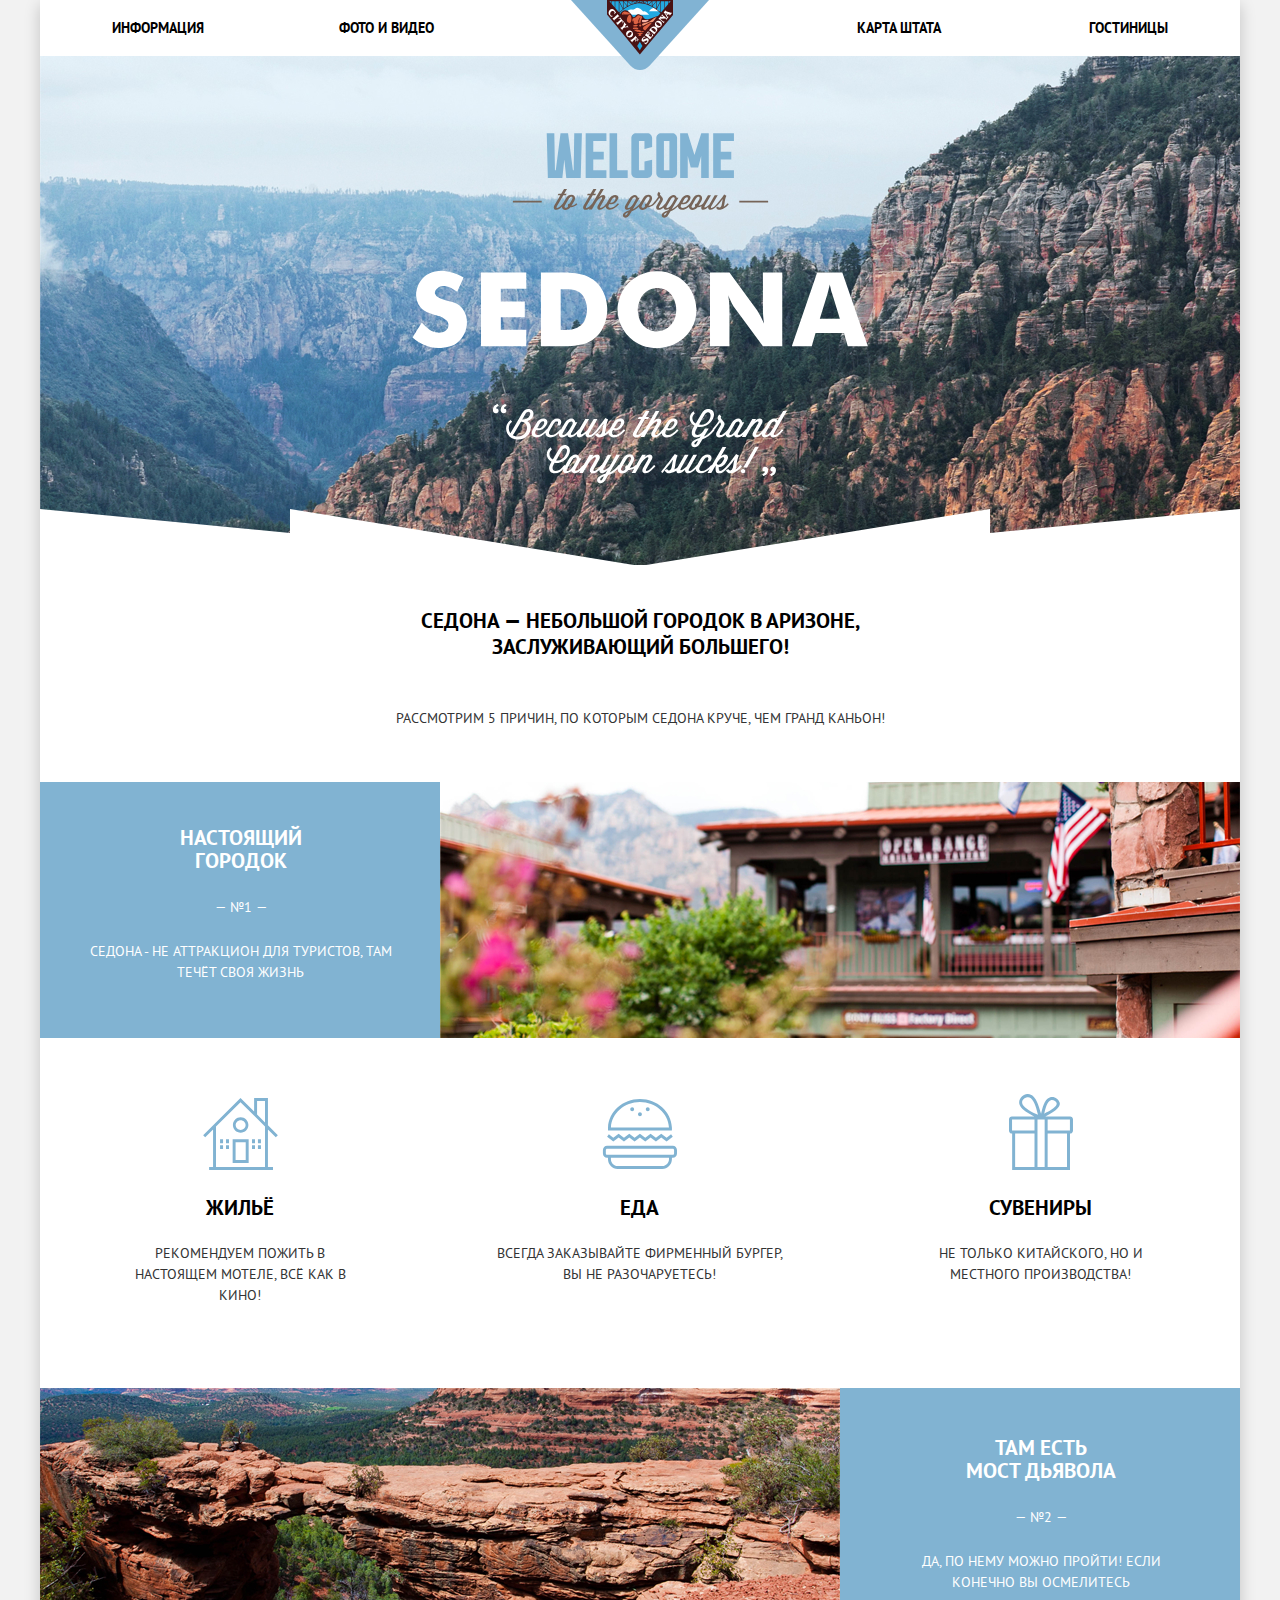
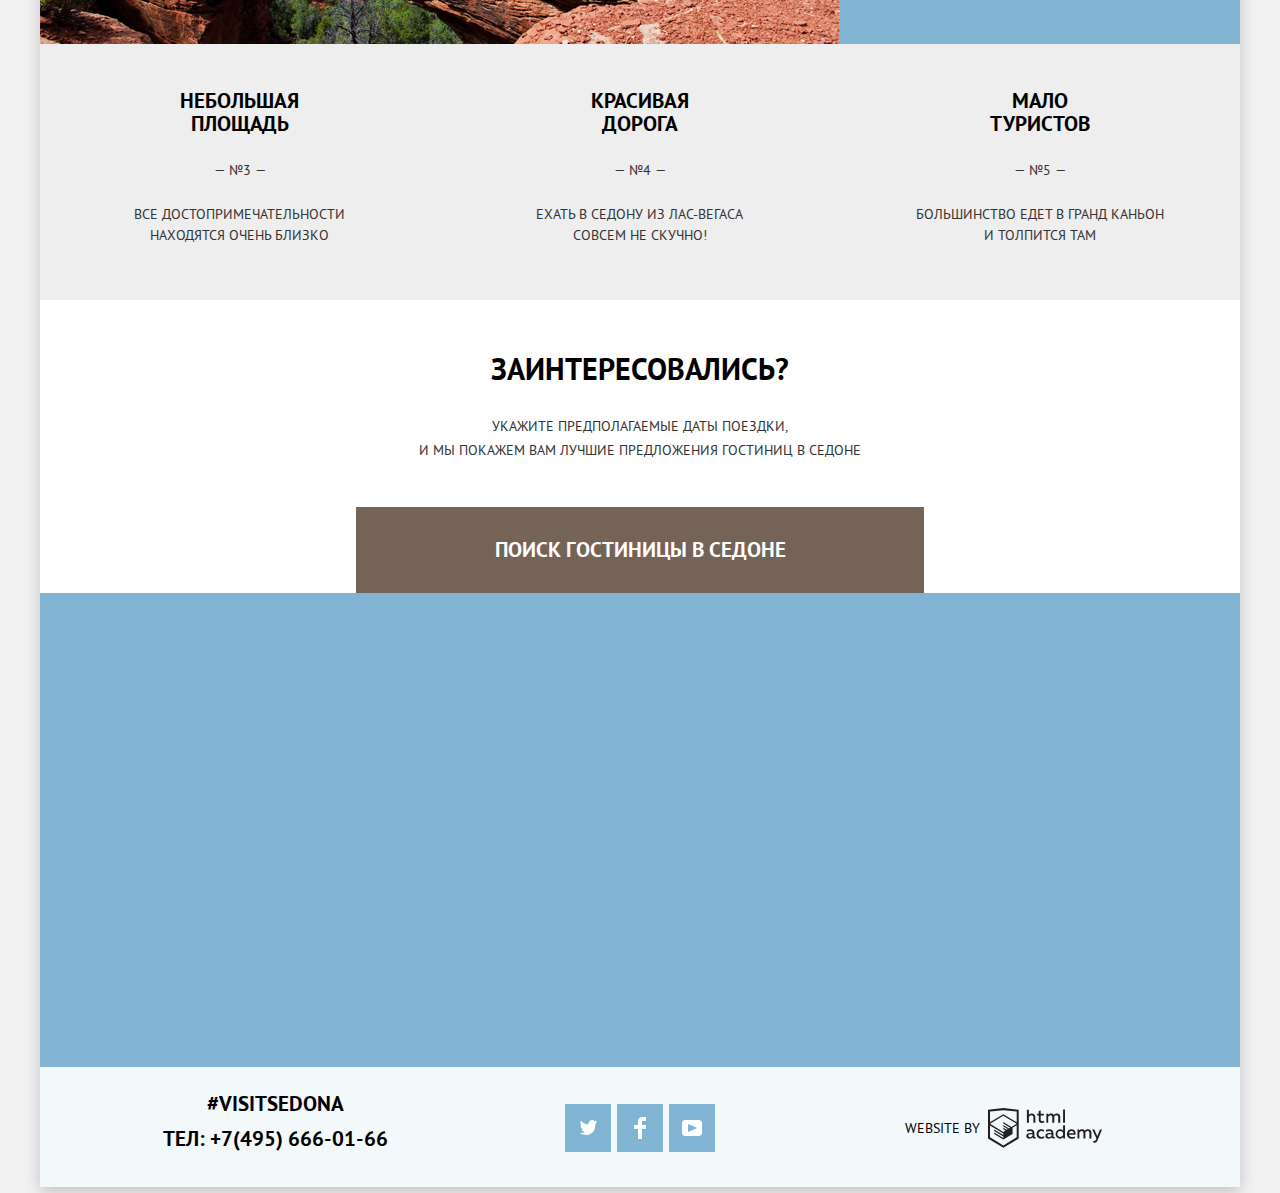
<file: index.html>
<!DOCTYPE html>
<html class="page" lang="ru">
  <head>
    <meta charset="utf-8">
    <title>HTML Academy: Седона</title>
    <link href="https://fonts.googleapis.com/css2?family=PT+Sans:wght@400;700&display=swap" rel="stylesheet">
    <link rel="stylesheet" href="css/normalize.css">
    <link rel="stylesheet" href="css/style.min.css">
  </head>

  <body class="page-body">
    <div class="container">
      <header class="header">
        <nav class="main-nav">
          <div class="logo">
              <img src="img/logo.svg" width="138" height="70" alt="City of Sedona">
          </div>
          <ul class="user-nav">
            <li class="user-nav-item user-nav-item-left">
              <a class="user-nav-item-link" href="#" aria-label="Перейти к информации">Информация</a>
            </li>
            <li class="user-nav-item user-nav-item-left">
              <a class="user-nav-item-link" href="#" aria-label="Перейти к фото и видео">Фото и видео</a>
            </li>
            <li class="user-nav-item user-nav-item-right">
              <a class="user-nav-item-link" href="#" aria-label="Открыть карту штата">Карта штата</a>
            </li>
            <li class="user-nav-item user-nav-item-right">
              <a class="user-nav-item-link" href="hotels.html" aria-label="Перейти к выбору гостиниц">Гостиницы</a>
            </li>
          </ul>
        </nav>
      </header>

      <main>
        <section class="welcome-section">
          <h1 class="visually-hidden">Sedona</h1>
          <img class="welcome" src="img/welcome.svg" width="457" height="351" alt="Welcome to the gorgeous Sedona">
        </section>

        <section class="features">
          <div class="features-intro">
            <h3 class="features-intro-title">Седона — небольшой городок в Аризоне, заслуживающий большего!</h3>
            <p class="features-intro-text">Рассмотрим 5 причин, по которым Седона круче, чем Гранд Каньон!</p>  
          </div>
          
          <ol class="features-list">
            <li class="features-list-item">
              <div class="special-feature">
                <div class="special-feature-item">
                  <span class="special-feature-item-title">Настоящий<br>городок</span>
                  <p class="special-feature-item-number">— №1 —</p>
                  <p class="special-feature-item-text">Седона - не аттракцион для туристов, там течёт своя жизнь</p>
                </div>
                <img class="special-feature-img" src="img/view_of_the_town.jpg" width="800" height="256" alt="Вид городка">
              </div>
              <ul class="feature-points">
                <li class="feature-point">
                  <div class="feature-point-img icon-housing"></div>
                  <span class="feature-point-title">Жильё</span>
                  <p class="feature-point-text">Рекомендуем пожить в настоящем мотеле, всё как в кино!</p>
                </li>
                <li class="feature-point">
                  <div class="feature-point-img icon-food"></div>
                  <span class="feature-point-title">Еда</span>
                  <p class="feature-point-text">Всегда заказывайте фирменный бургер, вы не разочаруетесь!</p>
                </li>
                <li class="feature-point">
                  <div class="feature-point-img icon-souvenirs"></div>
                  <span class="feature-point-title">Сувениры</span>
                  <p class="feature-point-text">Не только китайского, но и местного производства!</p>
                </li>
              </ul>
            </li>
            <li class="features-list-item">
              <div class="special-feature">
                <img class="special-feature-img" src="img/bridge_of_the_devil.jpg" width="800" height="256" alt="Вид моста дьявола">
                <div class="special-feature-item">
                  <span class="special-feature-item-title">Там есть<br>Мост дьявола</span>
                  <p class="special-feature-item-number">— №2 —</p>
                  <p class="special-feature-item-text">Да, по нему можно пройти! Если конечно вы осмелитесь</p>
                </div>
              </div>
            </li>
            <li class="features-list-item-usual">
              <div class="feature-item">
                <span class="feature-item-title">Небольшая<br>площадь</span>
                <p class="feature-item-number">— №3 —</p>
                <p class="feature-item-text">Все достопримечательности находятся очень близко</p>
              </div>
            </li>
            <li class="features-list-item-usual">
              <div class="feature-item">
                <span class="feature-item-title">Красивая<br>дорога</span>
                <p class="feature-item-number">— №4 —</p>
                <p class="feature-item-text">Ехать в Седону из Лас-Вегаса совсем не скучно!</p>
              </div>
            </li>
            <li class="features-list-item-usual">
              <div class="feature-item">
                <span class="feature-item-title">Мало<br>туристов</span>
                <p class="feature-item-number">— №5 —</p>
                <p class="feature-item-text">Большинство едет в Гранд Каньон<br>и толпится там</p>
              </div>
            </li>
          </ol>
        </section>

        <section class="search-of-hotel">
          <div class="search-of-hotel-group">
            <h2 class="search-of-hotel-title">Заинтересовались?</h2>
            <p class="search-of-hotel-text">Укажите предполагаемые даты поездки,<br>и мы покажем вам лучшие предложения гостиниц в Седоне</p>
            <button type="button" class="search-of-hotel-button" aria-label="Открыть окно поиска гостиницы">Поиск гостиницы в Седоне</button>
            <form class="search-form" action="https://echo.htmlacademy.ru" method="post" target="_blank" >
              <div class="search-form-inputs-text">
                <label class="search-form-label" for="date-of-arrival">Дата заезда:</label>
                <input class="search-form-input first-input-text" id="date-of-arrival" type="text" name="arrival-date" placeholder="24 апреля 2017" aria-label="Введите дату заезда">
                <button type="button" class="calendar-button" aria-label="Открыть календарь">
                  <svg width="21" height="23" viewBox="0 0 21 23">
                    <path fill-rule="evenodd" clip-rule="evenodd" d="M16.406 3.02498H19.251C20.217 3.02498 21 3.84698 21 4.86198V21.164C21 22.179 20.217 23 19.251 23H1.75C0.784 23 0 22.179 0 21.164V4.86198C0 3.84698 0.784 3.02498 1.75 3.02498H4.593V1.64798C4.593 1.26698 4.887 0.958984 5.25 0.958984C5.612 0.958984 5.906 1.26698 5.906 1.64798V3.02498H9.844V1.64798C9.844 1.26698 10.138 0.958984 10.501 0.958984C10.862 0.958984 11.156 1.26698 11.156 1.64798V3.02498H15.094V1.64798C15.094 1.26698 15.387 0.958984 15.75 0.958984C16.112 0.958984 16.406 1.26698 16.406 1.64798V3.02498ZM19.5646 21.484C19.6466 21.3979 19.691 21.2828 19.688 21.164H19.689V4.86198C19.689 4.60898 19.493 4.40298 19.252 4.40298H16.407V5.78098C16.407 6.16198 16.113 6.46998 15.751 6.46998C15.388 6.46998 15.095 6.16198 15.095 5.78098V4.40298H11.157V5.78098C11.157 6.16198 10.863 6.46998 10.502 6.46998C10.139 6.46998 9.845 6.16198 9.845 5.78098V4.40298H5.907V5.78098C5.907 6.16198 5.613 6.46998 5.251 6.46998C4.888 6.46998 4.594 6.16198 4.594 5.78098V4.40298H1.75C1.50263 4.40953 1.30696 4.61458 1.312 4.86198V21.164C1.30696 21.4114 1.50263 21.6164 1.75 21.623H19.251C19.3698 21.6201 19.4826 21.5701 19.5646 21.484Z"/>
                    <path fill-rule="evenodd" clip-rule="evenodd" d="M4.59399 9.2251H7.21899V11.2911H4.59399V9.2251ZM4.59399 12.6681H7.21899V14.7351H4.59399V12.6681ZM7.21899 16.1121H4.59399V18.1781H7.21899V16.1121ZM9.18799 16.1121H11.813V18.1781H9.18799V16.1121ZM11.813 12.6681H9.18799V14.7351H11.813V12.6681ZM9.18799 9.2251H11.813V11.2911H9.18799V9.2251ZM16.406 16.1121H13.781V18.1781H16.406V16.1121ZM13.781 12.6681H16.406V14.7351H13.781V12.6681ZM16.406 9.2251H13.781V11.2911H16.406V9.2251Z"/>
                  </svg>
                </button>
              </div>
              <div class="search-form-inputs-text">
                <label class="search-form-label" for="date-of-departure">Дата выезда:</label>
                <input class="search-form-input second-input-text" id="date-of-departure" type="text" name="departure-date" placeholder="4 июля 2017" aria-label="Введите дату выезда">
                <button type="button" class="calendar-button" aria-label="Открыть календарь">
                  <svg width="21" height="23">
                    <path fill-rule="evenodd" clip-rule="evenodd" d="M16.406 3.02498H19.251C20.217 3.02498 21 3.84698 21 4.86198V21.164C21 22.179 20.217 23 19.251 23H1.75C0.784 23 0 22.179 0 21.164V4.86198C0 3.84698 0.784 3.02498 1.75 3.02498H4.593V1.64798C4.593 1.26698 4.887 0.958984 5.25 0.958984C5.612 0.958984 5.906 1.26698 5.906 1.64798V3.02498H9.844V1.64798C9.844 1.26698 10.138 0.958984 10.501 0.958984C10.862 0.958984 11.156 1.26698 11.156 1.64798V3.02498H15.094V1.64798C15.094 1.26698 15.387 0.958984 15.75 0.958984C16.112 0.958984 16.406 1.26698 16.406 1.64798V3.02498ZM19.5646 21.484C19.6466 21.3979 19.691 21.2828 19.688 21.164H19.689V4.86198C19.689 4.60898 19.493 4.40298 19.252 4.40298H16.407V5.78098C16.407 6.16198 16.113 6.46998 15.751 6.46998C15.388 6.46998 15.095 6.16198 15.095 5.78098V4.40298H11.157V5.78098C11.157 6.16198 10.863 6.46998 10.502 6.46998C10.139 6.46998 9.845 6.16198 9.845 5.78098V4.40298H5.907V5.78098C5.907 6.16198 5.613 6.46998 5.251 6.46998C4.888 6.46998 4.594 6.16198 4.594 5.78098V4.40298H1.75C1.50263 4.40953 1.30696 4.61458 1.312 4.86198V21.164C1.30696 21.4114 1.50263 21.6164 1.75 21.623H19.251C19.3698 21.6201 19.4826 21.5701 19.5646 21.484Z"/>
                    <path fill-rule="evenodd" clip-rule="evenodd" d="M4.59399 9.2251H7.21899V11.2911H4.59399V9.2251ZM4.59399 12.6681H7.21899V14.7351H4.59399V12.6681ZM7.21899 16.1121H4.59399V18.1781H7.21899V16.1121ZM9.18799 16.1121H11.813V18.1781H9.18799V16.1121ZM11.813 12.6681H9.18799V14.7351H11.813V12.6681ZM9.18799 9.2251H11.813V11.2911H9.18799V9.2251ZM16.406 16.1121H13.781V18.1781H16.406V16.1121ZM13.781 12.6681H16.406V14.7351H13.781V12.6681ZM16.406 9.2251H13.781V11.2911H16.406V9.2251Z"/>
                  </svg>
                </button>
              </div>
              <div class="search-form-group-numbers">
                <div class="search-form-inputs-numbers">
                  <label class="search-form-label first-label-numbers" for="adults">Взрослые:</label>
                  <div class="search-form-group-numbers-item">
                    <button type="button" class="minus-button" aria-label="Убавить количество взрослых">
                      <svg class="minus-svg" width="12" height="3" viewBox="0 0 12 3" xmlns="http://www.w3.org/2000/svg">
                        <rect width="12" height="3"/>
                      </svg>
                    </button>
                    <input class="search-form-input first-input-number" type="number" name="number-of-adults" id="adults" placeholder="2" aria-label="Введите количество взрослых">
                    <button type="button" class="plus-button" aria-label="Добавить количество взрослых">
                      <svg width="11" height="11" viewBox="0 0 11 11" xmlns="http://www.w3.org/2000/svg">
                        <path fill-rule="evenodd" clip-rule="evenodd" d="M4.23086 6.76932V11H6.76932V6.76932H11V4.23086H6.76932V0H4.23085V4.23086H0V6.76932H4.23086Z"/>
                      </svg>
                    </button>
                  </div>
                 </div>
                <div class="search-form-inputs-numbers">
                  <label class="search-form-label second-label-numbers" for="children">Дети:</label>
                  <div class="search-form-group-numbers-item">
                    <button type="button" class="minus-button" aria-label="Убавить количество детей">
                      <svg class="minus-svg" width="12" height="3" viewBox="0 0 12 3" xmlns="http://www.w3.org/2000/svg">
                        <rect width="12" height="3"/>
                      </svg>
                    </button>
                    <input class="search-form-input second-input-number" type="number" name="number-of-children" id="children" placeholder="0" aria-label="Введите количество детей">
                    <button type="button" class="plus-button" aria-label="Добавить количество детей">
                      <svg width="11" height="11" viewBox="0 0 11 11" xmlns="http://www.w3.org/2000/svg">
                        <path fill-rule="evenodd" clip-rule="evenodd" d="M4.23086 6.76932V11H6.76932V6.76932H11V4.23086H6.76932V0H4.23085V4.23086H0V6.76932H4.23086Z"/>
                      </svg>
                    </button>
                  </div>
                </div>
              </div>
              <button type="submit" class="search-form-button" aria-label="Найти гостиницу">Найти</button>
            </form>
          </div>
          <div class="modal-map">
            <img class="modal-map-img" src="img/map.png" width="1200" height="594" alt="Месторасположение Седоны">
          </div>
        </section>
      </main>

      <footer class="footer footer-index">
        <section class="footer-section contacts">
          <h2 class="contacts-title visually-hidden">Контакты</h2>
          <p class="contacts-text">#Visitsedona</p>
          <a class="contacts-link" href="tel:+74956660166" target="_blank" aria-label="Позвонить по телефону">Тел: +7(495) 666-01-66</a>
        </section>

        <section class="footer-section social-network">
          <h2 class="social-network-title visually-hidden">Соцсети</h2>
          <a class="social-network-link" href="https://twitter.com" target="_blank" aria-label="Перейти в Твиттер">
            <svg class="social-network-svg" width="17" height="17" viewBox="0 0 17 17" xmlns="http://www.w3.org/2000/svg">
              <path d="M10.95 1.14409C12.635 0.648089 13.934 1.41409 14.527 2.32309C15.2 2.09209 15.858 1.84209 16.538 1.61509C16.5249 2.30145 16.2117 2.94761 15.681 3.38309C16.366 3.55309 16.985 2.89209 16.985 2.89209C16.816 3.89209 15.979 4.68009 15.422 4.91609C15.191 11.6661 12.247 16.1331 5.34498 15.9981H4.89898C4.48898 15.9981 0.734977 15.5381 0.000976562 14.1111C2.27198 14.3071 3.89398 13.6891 4.69398 12.9341C3.73398 12.6341 2.01498 12.4571 1.71498 9.98409C2.06398 10.0901 2.27898 10.2121 2.90498 10.1031C1.70498 9.24709 0.373977 8.53009 0.447977 6.33009C0.732977 6.65809 1.51498 6.86609 1.78798 6.80209C1.08498 6.56109 -0.182023 3.44209 0.893977 1.85009C2.71198 3.70409 4.62898 5.45609 8.04598 5.62309C8.25398 3.33009 9.18298 1.79309 10.95 1.14409Z"/>
            </svg>
          </a>
          <a class="social-network-link" href="https://www.facebook.com" target="_blank" aria-label="Перейти в Фейсбук">
            <svg class="social-network-svg" width="12" height="22" viewBox="0 0 12 22" xmlns="http://www.w3.org/2000/svg">
              <path d="M12 4V0H8C5.79086 0 4 1.79086 4 4V8H0V12H4V22H8V12H12V8H8V4H12Z"/>
            </svg>
          </a>
          <a class="social-network-link" href="https://www.youtube.com" target="_blank" aria-label="Перейти на Youtube">
            <svg class="social-network-svg" width="20" height="16" viewBox="0 0 20 16" xmlns="http://www.w3.org/2000/svg">
              <path fill-rule="evenodd" clip-rule="evenodd" d="M3 0H17C18.65 0 20 1.35 20 3V13C20 14.65 18.65 16 17 16H3C1.35 16 0 14.65 0 13V3C0 1.35 1.35 0 3 0ZM6.027 4.002V11.998L15.014 8L6.027 4.002Z"/>
            </svg>
          </a>
        </section>

        <section class="footer-section developers">
          <h2 class="developers-title visually-hidden">Html-academy</h2>
          <span class="info-developers">Website by 
            <a class="info-developers-link" href="https://htmlacademy.ru/intensive/htmlcss" target="_blank" aria-label="Перейти на сайт разработчкика Html-academy">
              <svg width="115" height="41" viewBox="0 0 115 41" xmlns="http://www.w3.org/2000/svg">
                <path fill-rule="evenodd" clip-rule="evenodd" d="M15.5197 1.05737H15.3509L0 2.71895V31.4945L15.3509 40.8382L30.7018 31.4945V2.71895L15.5197 1.05737ZM77.0183 2.62185H75.0876V15.7311H77.0183V2.62185ZM40.8619 2.63264V7.76843C41.6131 6.9864 42.6386 6.5436 43.7105 6.53843C44.6823 6.47908 45.6329 6.84495 46.3253 7.54479C47.0177 8.24462 47.3866 9.21244 47.3399 10.2068V15.7634H45.367V10.4658C45.4231 9.94897 45.2754 9.43059 44.9566 9.02553C44.6377 8.62047 44.174 8.36218 43.6683 8.3079H43.3518C42.3456 8.36979 41.4321 8.9295 40.9041 9.80764V15.7634H38.8995V2.63264H40.8619ZM77.0183 31.4837H75.2775V30.0595C74.4828 31.1353 73.23 31.7538 71.9119 31.7211C69.4751 31.5528 67.5825 29.4822 67.5825 26.9845C67.5825 24.4867 69.4751 22.4162 71.9119 22.2479C73.1195 22.2052 74.2818 22.7203 75.0771 23.6505V18.3205H77.0183V31.4837ZM47.0656 30.0595C47.263 30.0515 47.4583 30.0152 47.6459 29.9516V31.3866C47.2482 31.5404 46.826 31.6172 46.4009 31.6132C45.6482 31.6769 44.9394 31.2429 44.639 30.5342C43.7036 31.31 42.5302 31.7227 41.3261 31.6995C39.733 31.6995 38.256 30.804 38.256 28.9482C38.256 26.65 40.3661 25.9379 42.1702 25.9379C42.9402 25.9505 43.707 26.0408 44.4596 26.2076V25.884C44.4596 24.805 43.6578 23.9742 42.1491 23.9742C41.0585 23.9764 39.9804 24.2116 38.9839 24.6647V22.8305C40.0678 22.451 41.204 22.2506 42.3495 22.2371C44.8394 22.2371 46.3693 23.4455 46.3693 26.1753V29.4121C46.3546 29.5668 46.401 29.721 46.4981 29.8406C46.5951 29.9601 46.7349 30.035 46.8862 30.0487H47.0656V30.0595ZM40.2711 28.8403C40.298 29.229 40.4761 29.5905 40.7655 29.844C41.055 30.0974 41.4317 30.2217 41.8115 30.189H41.9275C42.8819 30.1906 43.7973 29.8022 44.4702 29.11V27.5779C43.842 27.4414 43.2026 27.3655 42.5605 27.3513C41.5055 27.3513 40.2817 27.7074 40.2817 28.8403H40.2711ZM56.0229 22.9384C55.1962 22.4632 54.2596 22.2246 53.3115 22.2479H52.9422C51.7332 22.2873 50.5891 22.8166 49.7619 23.7192C48.9347 24.6218 48.4923 25.8236 48.5321 27.06V27.5024C48.6957 30.0004 50.805 31.8921 53.2482 31.7318C54.2519 31.7555 55.2477 31.5452 56.1601 31.1168V29.2718C55.3769 29.7215 54.4945 29.9591 53.5963 29.9624C52.5199 30.0288 51.4963 29.4793 50.9385 28.5356C50.3806 27.5918 50.3806 26.4095 50.9385 25.4658C51.4963 24.522 52.5199 23.9725 53.5963 24.039C54.461 24.0357 55.3066 24.2989 56.0229 24.7942V22.9384ZM66.1514 30.0595C66.3488 30.0515 66.5441 30.0152 66.7317 29.9516V31.3866C66.334 31.5404 65.9118 31.6172 65.4867 31.6132C64.734 31.6769 64.0252 31.2429 63.7248 30.5342C62.7894 31.31 61.616 31.7227 60.4119 31.6995C58.8188 31.6995 57.3417 30.804 57.3417 28.9482C57.3417 26.65 59.4518 25.9379 61.256 25.9379C62.0259 25.9505 62.7928 26.0408 63.5454 26.2076V25.884C63.5454 24.805 62.7436 23.9742 61.2349 23.9742C60.1443 23.9764 59.0662 24.2116 58.0697 24.6647V22.8305C59.1536 22.451 60.2897 22.2506 61.4353 22.2371C63.9252 22.2371 65.455 23.4455 65.455 26.1753V29.4121C65.4404 29.5668 65.4868 29.721 65.5838 29.8406C65.6809 29.9601 65.8207 30.035 65.972 30.0487H66.1514V30.0595ZM59.855 29.8481C59.5632 29.5943 59.3837 29.2311 59.3569 28.8403H59.378C59.378 27.7074 60.5385 27.3513 61.6569 27.3513C62.299 27.3655 62.9383 27.4414 63.5665 27.5779V29.11C62.8937 29.8022 61.9782 30.1906 61.0239 30.189H60.9078C60.5263 30.2247 60.1469 30.1019 59.855 29.8481ZM69.3271 26.9305C69.3271 25.2859 70.6308 23.9526 72.239 23.9526L72.2601 24.0066C73.4742 24.0066 74.5742 24.7382 75.0665 25.8732V28.0311C74.5856 29.1871 73.4673 29.9296 72.239 29.9084C70.6308 29.9084 69.3271 28.5752 69.3271 26.9305ZM83.3486 22.2479C86.8408 22.2479 88.0541 25.1395 87.4844 27.7397H80.922C81.1436 29.3582 82.6839 30.0163 84.2876 30.0163C85.2509 30.0196 86.2027 29.8021 87.0729 29.3797V31.1061C86.0736 31.5421 84.9939 31.7519 83.9078 31.7211C81.2385 31.7211 78.8963 30.189 78.8963 26.9521C78.8362 25.7502 79.2482 24.5736 80.0408 23.6841C80.8334 22.7945 81.9408 22.2658 83.1165 22.2155H83.3486V22.2479ZM80.8693 26.1753C80.9704 24.8237 82.1216 23.8104 83.4436 23.9095H83.4858C84.1064 23.8531 84.7196 24.08 85.1612 24.5295C85.6028 24.979 85.8275 25.6051 85.7752 26.24H80.8693V26.1753ZM89.489 31.4621V22.4961H91.2298V23.575C91.9777 22.7197 93.041 22.2229 94.1628 22.2047C95.2951 22.1328 96.3712 22.7163 96.9482 23.7153C97.7407 22.8335 98.8477 22.3161 100.018 22.2803C100.952 22.2327 101.859 22.6011 102.507 23.2901C103.154 23.9792 103.478 24.9213 103.394 25.8732V31.4837H101.39V25.9271C101.437 25.4734 101.306 25.0191 101.024 24.6647C100.743 24.3104 100.336 24.0852 99.8917 24.039H99.6174C98.7512 24.0941 97.9525 24.536 97.4335 25.2474V31.4837H95.4289V25.9271C95.4728 25.47 95.3357 25.0139 95.0481 24.6611C94.7606 24.3082 94.3467 24.088 93.8991 24.0497H93.6881C92.7466 24.1344 91.8915 24.6449 91.3564 25.4416V31.5161H89.5312L89.489 31.4621ZM113.977 22.4745H111.972L109.324 29.2718L106.306 22.4853H104.196L108.417 31.5484L108.237 32.0016C107.72 33.3611 107.003 34.0516 106.053 34.0516C105.75 34.0548 105.447 34.0112 105.156 33.9221V35.6161C105.536 35.7125 105.926 35.7632 106.317 35.7671C107.646 35.7671 108.902 35.0226 109.851 32.6813L113.977 22.4745ZM52.689 6.78658V3.54974L50.7266 4.01369V6.73264H49.144V8.49132H50.7899V12.9905C50.7231 13.817 51.0244 14.6301 51.61 15.2038C52.1955 15.7775 53.0028 16.0505 53.8073 15.9468C54.5996 15.9535 55.3875 15.8259 56.139 15.5692V13.8429C55.5727 14.0781 54.9672 14.199 54.356 14.199C53.2165 14.199 52.689 13.8105 52.689 12.6237V8.5129H55.8541V6.78658H52.689ZM58.3862 15.7526V6.75421H60.1376V7.83316C60.8811 6.97655 61.9403 6.476 63.0601 6.45211C64.1624 6.38099 65.2146 6.93142 65.8032 7.88711C66.5958 7.00534 67.7028 6.48794 68.8734 6.45211C69.8138 6.41462 70.7233 6.79859 71.364 7.50353C72.0046 8.20846 72.3126 9.16418 72.2073 10.1205V15.7418H70.2028V10.1853C70.2499 9.73151 70.1184 9.27721 69.8373 8.92287C69.5561 8.56853 69.1485 8.34334 68.7046 8.29711H68.4619C67.5957 8.35228 66.797 8.7942 66.278 9.50553V15.7418H64.2734V10.1853C64.3206 9.73151 64.1891 9.27721 63.9079 8.92287C63.6268 8.56853 63.2191 8.34334 62.7752 8.29711H62.5326C61.5911 8.38181 60.736 8.89229 60.2009 9.68895V15.7634H58.3862V15.7526ZM28.6972 30.3033L28.7078 30.2968L28.6972 30.3184V30.3033ZM28.6972 18.3205V30.3033L15.3509 38.4321L2.00459 30.3184V18.5147L15.2876 26.6068V28.0311L6.18257 22.5284V23.9418L15.3404 29.5632V31.0629L6.19312 25.4955V26.9521L15.3509 32.5734L24.5826 26.9197V20.8129L28.6972 18.3205ZM28.7078 16.7776L25.0362 18.9355L23.3482 20.0145L15.3087 15.0837V16.4971L22.156 20.7266L22.0083 20.8237L20.9532 21.4063L15.2876 17.9537V19.3995L19.761 22.1184L18.706 22.8413L15.3298 20.7913V22.2047L17.5454 23.5426L15.2982 24.9021L2.11009 16.864L15.3087 8.72869L28.7078 16.7776ZM15.2876 7.27211L28.7078 15.3534V4.56395L15.3615 3.12895L2.01514 4.56395V15.3534L15.2876 7.27211Z"/>
              </svg>
            </a>
          </span>
        </section>
      </footer>
    </div>
    <script src="js/script.min.js"></script>
  </body>
</html>
</file>
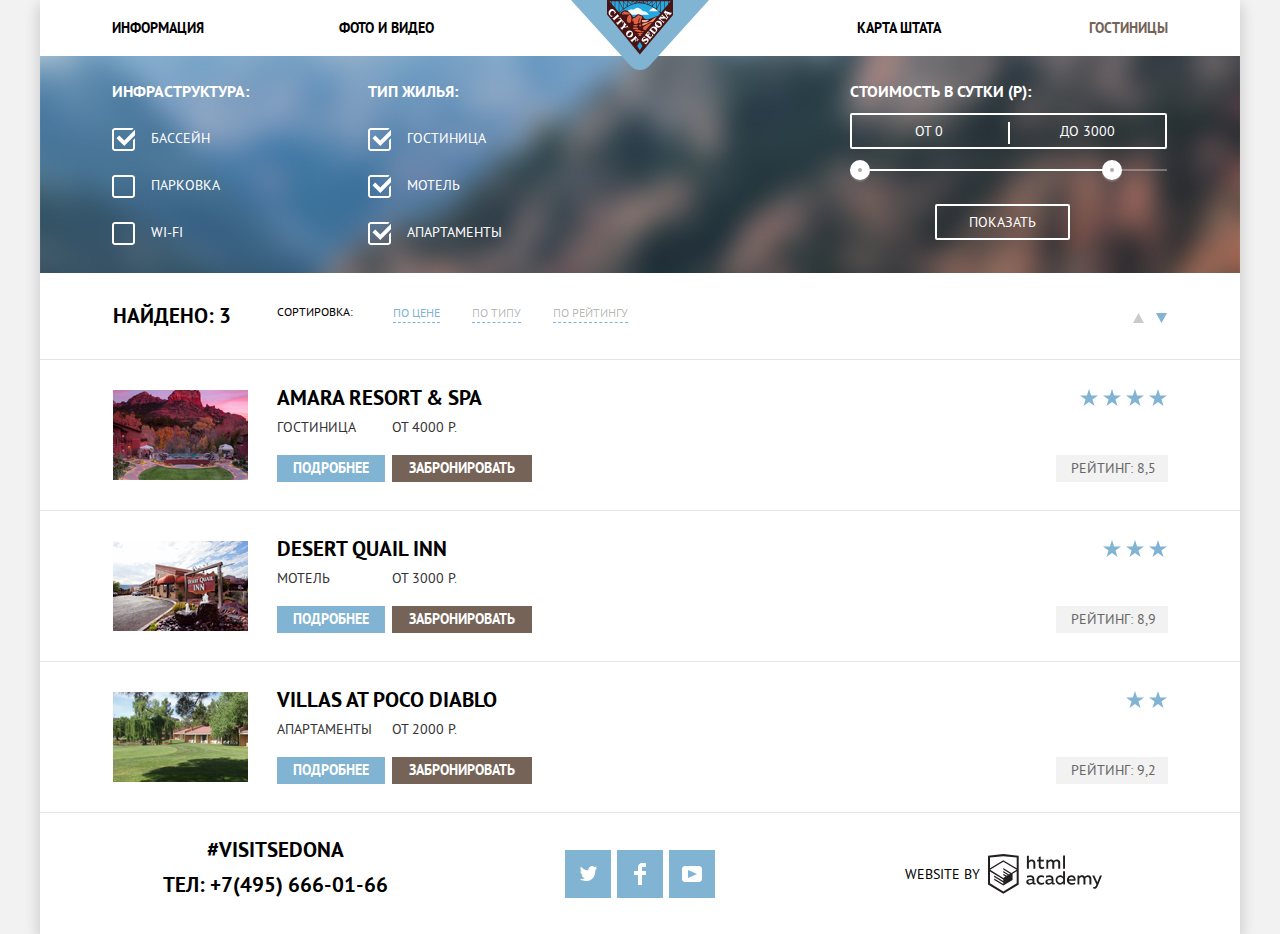
<file: hotels.html>
<!DOCTYPE html>
<html class="page" lang="ru">
  <head>
    <meta charset="utf-8">
    <title>HTML Academy: Седона</title>
    <link href="https://fonts.googleapis.com/css2?family=PT+Sans:wght@400;700&display=swap" rel="stylesheet">
    <link rel="stylesheet" href="css/normalize.css">
    <link rel="stylesheet" href="css/style.min.css">
  </head>

  <body class="page-body">
    <div class="container">
      <header class="header">
        <nav class="main-nav">
          <div class="logo" tabindex="0" aria-label="Вернуться на главную страницу">
            <a href="index.html">
              <img src="img/logo.svg" width="138" height="70" alt="City of Sedona">
            </a>
          </div>
          <ul class="user-nav">
            <li class="user-nav-item user-nav-item-left">
              <a class="user-nav-item-link" href="#" aria-label="Перейти к информации">Информация</a>
            </li>
            <li class="user-nav-item user-nav-item-left">
              <a class="user-nav-item-link" href="#" aria-label="Перейти к фото и видео">Фото и видео</a>
            </li>
            <li class="user-nav-item user-nav-item-right">
              <a class="user-nav-item-link" href="#" aria-label="Открыть карту штата">Карта штата</a>
            </li>
            <li class="user-nav-item user-nav-item-right">
              <a class="user-nav-item-link active-link" href="#" tabindex="-1">Гостиницы</a>
            </li>
          </ul>
        </nav>
      </header>

      <main>
        <section class="filters">
          <h2 class="visually-hidden">Фильтр</h2>

            <form class="filter-form" action="https://echo.htmlacademy.ru" method="post" target="_blank">
              <div class="fieldsets">
                <fieldset class="fieldset">
                  <legend class="fieldset-legend">Инфраструктура:</legend>
                  <ul class="filters-list">
                    <li class="filters-list-item">
                      <input class="visually-hidden filters-list-item-checkbox" type="checkbox" name="pool" id="filter-pool" aria-label="Опция Бассейн" checked>
                      <label for="filter-pool">Бассейн</label>
                    </li>
                    <li class="filters-list-item">
                      <input class="visually-hidden filters-list-item-checkbox" type="checkbox" name="parking" id="filter-parking" aria-label="Опция Парковка">
                      <label for="filter-parking">Парковка</label>
                    </li>
                    <li class="filters-list-item">
                      <input class="visually-hidden filters-list-item-checkbox" type="checkbox" name="wi-fi" id="filter-wi-fi" aria-label="Опция wi-fi">
                      <label for="filter-wi-fi">Wi-fi</label>
                    </li>
                  </ul>
                </fieldset>
                <fieldset class="fieldset">
                  <legend class="fieldset-legend">Тип жилья:</legend>
                  <ul class="filters-list">
                    <li class="filters-list-item">
                      <input class="visually-hidden filters-list-item-checkbox" type="checkbox" name="hotel" id="filter-hotel" aria-label="Тип жилья Гостиница" checked>
                      <label for="filter-hotel">Гостиница</label>
                    </li>
                    <li class="filters-list-item">
                      <input class="visually-hidden filters-list-item-checkbox" type="checkbox" name="motel" id="filter-motel" aria-label="Тип жилья Мотель" checked>
                      <label for="filter-motel">Мотель</label>
                    </li>
                    <li class="filters-list-item">
                      <input class="visually-hidden filters-list-item-checkbox" type="checkbox" name="apartments" id="filter-apartments" aria-label="Тип жилья Апартаменты" checked>
                      <label for="filter-apartments">Апартаменты</label>
                    </li>
                  </ul>
                </fieldset>
              </div>
              <div class="filter-cost">
                <label class="filter-cost-label">Стоимость в сутки (р):</label>
                <div class="filter-cost-inputs">
                  <label class="visually-hidden" for="min-cost"></label>
                  <input type="text" class="filter-cost-input-min" name="min-cost"  id="min-cost" placeholder="От 0" maxlength="12" aria-label="Минимальная стоимость">
                  <label class="visually-hidden" for="max-cost"></label>
                  <input type="text" class="filter-cost-input-max" name="max-cost" id="max-cost" placeholder="До 3000" maxlength="12" aria-label="Максимальная стоимость">
                  <div class="filter-cost-inputs-separator"></div>
                </div>
                <div class="filter-cost-slider">
                  <div class="total-line"></div>
                  <div class="active-line"></div>
                  <button class="filter-slider-button" aria-label="Левый ползунок фильтра стоимости">
                    <span class="left-slider round-slider"></span>
                  </button>
                  <button class="filter-slider-button" aria-label="Правый ползунок фильтра стоимости">
                    <span class="right-slider round-slider"></span>
                  </button>
                </div>
                <button class="filter-form-button" type="submit" aria-label="Показать варианты гостиниц">Показать</button>
              </div>
            </form>

            <div class="sorting">
              <div class="sorting-ui">
                <span class="sorting-founded">Найдено: 3</span>
                <span class="sort-method">Сортировка:</span>
                <ul class="sort-method-list">
                  <li class="sort-method-list-item">
                    <button type="button" class="sort-button sort-button-active" aria-label="Сортировать по цене">По цене</button>
                  </li>
                  <li class="sort-method-list-item">
                    <button type="button" class="sort-button" aria-label="Сортировать по типу">По типу</button>
                  </li>
                  <li class="sort-method-list-item">
                    <button type="button" class="sort-button" aria-label="Сортировать по рейтингу">По рейтингу</button>
                  </li>
                </ul>
              </div>
              
              <div class="sorting-controls">
                <button class="sorting-controls-btn" aria-label="Отобразить по возрастанию">
                  <svg width="11" height="10" viewBox="0 0 11 10" xmlns="http://www.w3.org/2000/svg">
                    <path d="M5.5 0L0 10H11L5.5 0Z"/>                  
                  </svg>
                </button>
                <button class="sorting-controls-btn sorting-controls-btn-active" aria-label="Отобразить по убыванию">
                  <svg width="11" height="10" viewBox="0 0 11 10" xmlns="http://www.w3.org/2000/svg">
                    <path d="M5.5 0L0 10H11L5.5 0Z"/>
                  </svg>
                </button>
              </div>
            </div>
        </section>

        <section class="hotels">
          <h3 class="visually-hidden">Список гостиниц</h3>
            <article class="hotels-item">
              <img class="hotels-item-img" src="img/hotel1.jpg" width="135" height="90" alt="Гостиница Amara Resort & Spa">
              <div class="hotels-item-info">
                <h4 class="hotel-item-title" tabindex="0">Amara Resort & Spa</h4>
                <div class="hotel-item-info-wrapper">
                  <div class="hotel-item-info-hotels-wrapper">
                    <p class="hotel-item-text">Гостиница</p>
                    <a href="#" class="hotel-item-btn" aria-label="Показать подробности варианта">Подробнее</a>
                  </div>
                  <div class="hotel-item-info-hotels-wrapper">
                    <p class="hotel-item-text">От 4000 р.</p>
                    <button type="button" class="hotel-item-btn hotel-item-btn-booking" aria-label="Забронировать эту гостиницу">Забронировать</button>
                  </div>
                </div>
              </div>
              <div class="hotels-item-rating-block">
                <div class="hotel-item-star-wrapper">
                  <span class="hotels-item-rating-stars">
                    <svg width="19" height="17" viewBox="0 0 19 17" fill="none" xmlns="http://www.w3.org/2000/svg">
                      <path d="M9.002 0L11.128 6.494H18.005L12.441 10.506L14.566 17L9.002 12.987L3.438 17L5.564 10.506L0 6.494H6.878L9.002 0Z" fill="#81B3D2"/>
                    </svg>
                    <svg width="19" height="17" viewBox="0 0 19 17" fill="none" xmlns="http://www.w3.org/2000/svg">
                      <path d="M9.002 0L11.128 6.494H18.005L12.441 10.506L14.566 17L9.002 12.987L3.438 17L5.564 10.506L0 6.494H6.878L9.002 0Z" fill="#81B3D2"/>
                    </svg>
                    <svg width="19" height="17" viewBox="0 0 19 17" fill="none" xmlns="http://www.w3.org/2000/svg">
                      <path d="M9.002 0L11.128 6.494H18.005L12.441 10.506L14.566 17L9.002 12.987L3.438 17L5.564 10.506L0 6.494H6.878L9.002 0Z" fill="#81B3D2"/>
                    </svg>
                    <svg width="19" height="17" viewBox="0 0 19 17" fill="none" xmlns="http://www.w3.org/2000/svg">
                      <path d="M9.002 0L11.128 6.494H18.005L12.441 10.506L14.566 17L9.002 12.987L3.438 17L5.564 10.506L0 6.494H6.878L9.002 0Z" fill="#81B3D2"/>
                    </svg>
                  </span>
                </div>
                <p class="hotels-item-rating-level">Рейтинг: 8,5</p>
              </div>
            </article>

            <article class="hotels-item">
              <img class="hotels-item-img" src="img/hotel2.jpg" width="135" height="90" alt="Мотель Desert Quail Inn">
              <div class="hotels-item-info">
                <h4 class="hotel-item-title" tabindex="0">Desert Quail Inn</h4>
                <div class="hotel-item-info-wrapper">
                  <div class="hotel-item-info-hotels-wrapper">
                    <p class="hotel-item-text">Мотель</p>
                    <a href="#" class="hotel-item-btn" aria-label="Показать подробности варианта">Подробнее</a>
                  </div>
                  <div class="hotel-item-info-hotels-wrapper">
                    <p class="hotel-item-text">От 3000 р.</p>
                    <button type="button" class="hotel-item-btn hotel-item-btn-booking" aria-label="Забронировать эту гостиницу">Забронировать</button>
                  </div>
                </div>
              </div>
              <div class="hotels-item-rating-block">
                <div class="hotel-item-star-wrapper">
                  <span class="hotels-item-rating-stars">
                    <svg width="19" height="17" viewBox="0 0 19 17" fill="none" xmlns="http://www.w3.org/2000/svg">
                      <path d="M9.002 0L11.128 6.494H18.005L12.441 10.506L14.566 17L9.002 12.987L3.438 17L5.564 10.506L0 6.494H6.878L9.002 0Z" fill="#81B3D2"/>
                    </svg>
                    <svg width="19" height="17" viewBox="0 0 19 17" fill="none" xmlns="http://www.w3.org/2000/svg">
                      <path d="M9.002 0L11.128 6.494H18.005L12.441 10.506L14.566 17L9.002 12.987L3.438 17L5.564 10.506L0 6.494H6.878L9.002 0Z" fill="#81B3D2"/>
                    </svg>
                    <svg width="19" height="17" viewBox="0 0 19 17" fill="none" xmlns="http://www.w3.org/2000/svg">
                      <path d="M9.002 0L11.128 6.494H18.005L12.441 10.506L14.566 17L9.002 12.987L3.438 17L5.564 10.506L0 6.494H6.878L9.002 0Z" fill="#81B3D2"/>
                    </svg>
                  </span>
                </div>
                <p class="hotels-item-rating-level">Рейтинг: 8,9</p>
              </div>
            </article>   
            
            <article class="hotels-item">
              <img class="hotels-item-img" src="img/hotel3.jpg" width="135" height="90" alt="Апартаменты Villas At Poco Diablo">
              <div class="hotels-item-info">
                <h4 class="hotel-item-title" tabindex="0">Villas At Poco Diablo</h4>
                <div class="hotel-item-info-wrapper">
                  <div class="hotel-item-info-hotels-wrapper">
                    <p class="hotel-item-text">Апартаменты</p>
                    <a href="#" class="hotel-item-btn" aria-label="Показать подробности варианта">Подробнее</a>
                  </div>
                  <div class="hotel-item-info-hotels-wrapper">
                    <p class="hotel-item-text">От 2000 р.</p>
                    <button type="button" class="hotel-item-btn hotel-item-btn-booking" aria-label="Забронировать эту гостиницу">Забронировать</button>
                  </div>
                </div>
              </div>
              <div class="hotels-item-rating-block">
                <div class="hotel-item-star-wrapper">
                  <span class="hotels-item-rating-stars">
                    <svg width="19" height="17" viewBox="0 0 19 17" fill="none" xmlns="http://www.w3.org/2000/svg">
                      <path d="M9.002 0L11.128 6.494H18.005L12.441 10.506L14.566 17L9.002 12.987L3.438 17L5.564 10.506L0 6.494H6.878L9.002 0Z" fill="#81B3D2"/>
                    </svg>
                    <svg width="19" height="17" viewBox="0 0 19 17" fill="none" xmlns="http://www.w3.org/2000/svg">
                      <path d="M9.002 0L11.128 6.494H18.005L12.441 10.506L14.566 17L9.002 12.987L3.438 17L5.564 10.506L0 6.494H6.878L9.002 0Z" fill="#81B3D2"/>
                    </svg>
                  </span>
                </div>
                <p class="hotels-item-rating-level">Рейтинг: 9,2</p>
              </div>
            </article> 
        </section>
      </main>

      <footer class="footer">
        <section class="footer-section contacts">
          <h2 class="contacts-title visually-hidden">Контакты</h2>
          <p class="contacts-text">#Visitsedona</p>
          <a class="contacts-link" href="tel:+74956660166" target="_blank" aria-label="Позвонить по телефону">Тел: +7(495) 666-01-66</a>
        </section>

        <section class="footer-section social-network">
          <h2 class="social-network-title visually-hidden">Соцсети</h2>
          <a class="social-network-link" href="https://twitter.com" target="_blank" aria-label="Перейти в Твиттер">
            <svg class="social-network-svg" width="17" height="17" viewBox="0 0 17 17" xmlns="http://www.w3.org/2000/svg">
              <path d="M10.95 1.14409C12.635 0.648089 13.934 1.41409 14.527 2.32309C15.2 2.09209 15.858 1.84209 16.538 1.61509C16.5249 2.30145 16.2117 2.94761 15.681 3.38309C16.366 3.55309 16.985 2.89209 16.985 2.89209C16.816 3.89209 15.979 4.68009 15.422 4.91609C15.191 11.6661 12.247 16.1331 5.34498 15.9981H4.89898C4.48898 15.9981 0.734977 15.5381 0.000976562 14.1111C2.27198 14.3071 3.89398 13.6891 4.69398 12.9341C3.73398 12.6341 2.01498 12.4571 1.71498 9.98409C2.06398 10.0901 2.27898 10.2121 2.90498 10.1031C1.70498 9.24709 0.373977 8.53009 0.447977 6.33009C0.732977 6.65809 1.51498 6.86609 1.78798 6.80209C1.08498 6.56109 -0.182023 3.44209 0.893977 1.85009C2.71198 3.70409 4.62898 5.45609 8.04598 5.62309C8.25398 3.33009 9.18298 1.79309 10.95 1.14409Z"/>
            </svg>
          </a>
          <a class="social-network-link" href="https://www.facebook.com" target="_blank" aria-label="Перейти в Фейсбук">
            <svg class="social-network-svg" width="12" height="22" viewBox="0 0 12 22" xmlns="http://www.w3.org/2000/svg">
              <path d="M12 4V0H8C5.79086 0 4 1.79086 4 4V8H0V12H4V22H8V12H12V8H8V4H12Z"/>
            </svg>
          </a>
          <a class="social-network-link" href="https://www.youtube.com" target="_blank" aria-label="Перейти на Youtube">
            <svg class="social-network-svg" width="20" height="16" viewBox="0 0 20 16" xmlns="http://www.w3.org/2000/svg">
              <path fill-rule="evenodd" clip-rule="evenodd" d="M3 0H17C18.65 0 20 1.35 20 3V13C20 14.65 18.65 16 17 16H3C1.35 16 0 14.65 0 13V3C0 1.35 1.35 0 3 0ZM6.027 4.002V11.998L15.014 8L6.027 4.002Z"/>
            </svg>
          </a>
        </section>

        <section class="footer-section developers">
          <h2 class="developers-title visually-hidden">Html-academy</h2>
          <span class="info-developers">Website by 
            <a class="info-developers-link" href="https://htmlacademy.ru/intensive/htmlcss" target="_blank" aria-label="Перейти на сайт разработчкика Html-academy">
              <svg width="115" height="41" viewBox="0 0 115 41" xmlns="http://www.w3.org/2000/svg">
                <path fill-rule="evenodd" clip-rule="evenodd" d="M15.5197 1.05737H15.3509L0 2.71895V31.4945L15.3509 40.8382L30.7018 31.4945V2.71895L15.5197 1.05737ZM77.0183 2.62185H75.0876V15.7311H77.0183V2.62185ZM40.8619 2.63264V7.76843C41.6131 6.9864 42.6386 6.5436 43.7105 6.53843C44.6823 6.47908 45.6329 6.84495 46.3253 7.54479C47.0177 8.24462 47.3866 9.21244 47.3399 10.2068V15.7634H45.367V10.4658C45.4231 9.94897 45.2754 9.43059 44.9566 9.02553C44.6377 8.62047 44.174 8.36218 43.6683 8.3079H43.3518C42.3456 8.36979 41.4321 8.9295 40.9041 9.80764V15.7634H38.8995V2.63264H40.8619ZM77.0183 31.4837H75.2775V30.0595C74.4828 31.1353 73.23 31.7538 71.9119 31.7211C69.4751 31.5528 67.5825 29.4822 67.5825 26.9845C67.5825 24.4867 69.4751 22.4162 71.9119 22.2479C73.1195 22.2052 74.2818 22.7203 75.0771 23.6505V18.3205H77.0183V31.4837ZM47.0656 30.0595C47.263 30.0515 47.4583 30.0152 47.6459 29.9516V31.3866C47.2482 31.5404 46.826 31.6172 46.4009 31.6132C45.6482 31.6769 44.9394 31.2429 44.639 30.5342C43.7036 31.31 42.5302 31.7227 41.3261 31.6995C39.733 31.6995 38.256 30.804 38.256 28.9482C38.256 26.65 40.3661 25.9379 42.1702 25.9379C42.9402 25.9505 43.707 26.0408 44.4596 26.2076V25.884C44.4596 24.805 43.6578 23.9742 42.1491 23.9742C41.0585 23.9764 39.9804 24.2116 38.9839 24.6647V22.8305C40.0678 22.451 41.204 22.2506 42.3495 22.2371C44.8394 22.2371 46.3693 23.4455 46.3693 26.1753V29.4121C46.3546 29.5668 46.401 29.721 46.4981 29.8406C46.5951 29.9601 46.7349 30.035 46.8862 30.0487H47.0656V30.0595ZM40.2711 28.8403C40.298 29.229 40.4761 29.5905 40.7655 29.844C41.055 30.0974 41.4317 30.2217 41.8115 30.189H41.9275C42.8819 30.1906 43.7973 29.8022 44.4702 29.11V27.5779C43.842 27.4414 43.2026 27.3655 42.5605 27.3513C41.5055 27.3513 40.2817 27.7074 40.2817 28.8403H40.2711ZM56.0229 22.9384C55.1962 22.4632 54.2596 22.2246 53.3115 22.2479H52.9422C51.7332 22.2873 50.5891 22.8166 49.7619 23.7192C48.9347 24.6218 48.4923 25.8236 48.5321 27.06V27.5024C48.6957 30.0004 50.805 31.8921 53.2482 31.7318C54.2519 31.7555 55.2477 31.5452 56.1601 31.1168V29.2718C55.3769 29.7215 54.4945 29.9591 53.5963 29.9624C52.5199 30.0288 51.4963 29.4793 50.9385 28.5356C50.3806 27.5918 50.3806 26.4095 50.9385 25.4658C51.4963 24.522 52.5199 23.9725 53.5963 24.039C54.461 24.0357 55.3066 24.2989 56.0229 24.7942V22.9384ZM66.1514 30.0595C66.3488 30.0515 66.5441 30.0152 66.7317 29.9516V31.3866C66.334 31.5404 65.9118 31.6172 65.4867 31.6132C64.734 31.6769 64.0252 31.2429 63.7248 30.5342C62.7894 31.31 61.616 31.7227 60.4119 31.6995C58.8188 31.6995 57.3417 30.804 57.3417 28.9482C57.3417 26.65 59.4518 25.9379 61.256 25.9379C62.0259 25.9505 62.7928 26.0408 63.5454 26.2076V25.884C63.5454 24.805 62.7436 23.9742 61.2349 23.9742C60.1443 23.9764 59.0662 24.2116 58.0697 24.6647V22.8305C59.1536 22.451 60.2897 22.2506 61.4353 22.2371C63.9252 22.2371 65.455 23.4455 65.455 26.1753V29.4121C65.4404 29.5668 65.4868 29.721 65.5838 29.8406C65.6809 29.9601 65.8207 30.035 65.972 30.0487H66.1514V30.0595ZM59.855 29.8481C59.5632 29.5943 59.3837 29.2311 59.3569 28.8403H59.378C59.378 27.7074 60.5385 27.3513 61.6569 27.3513C62.299 27.3655 62.9383 27.4414 63.5665 27.5779V29.11C62.8937 29.8022 61.9782 30.1906 61.0239 30.189H60.9078C60.5263 30.2247 60.1469 30.1019 59.855 29.8481ZM69.3271 26.9305C69.3271 25.2859 70.6308 23.9526 72.239 23.9526L72.2601 24.0066C73.4742 24.0066 74.5742 24.7382 75.0665 25.8732V28.0311C74.5856 29.1871 73.4673 29.9296 72.239 29.9084C70.6308 29.9084 69.3271 28.5752 69.3271 26.9305ZM83.3486 22.2479C86.8408 22.2479 88.0541 25.1395 87.4844 27.7397H80.922C81.1436 29.3582 82.6839 30.0163 84.2876 30.0163C85.2509 30.0196 86.2027 29.8021 87.0729 29.3797V31.1061C86.0736 31.5421 84.9939 31.7519 83.9078 31.7211C81.2385 31.7211 78.8963 30.189 78.8963 26.9521C78.8362 25.7502 79.2482 24.5736 80.0408 23.6841C80.8334 22.7945 81.9408 22.2658 83.1165 22.2155H83.3486V22.2479ZM80.8693 26.1753C80.9704 24.8237 82.1216 23.8104 83.4436 23.9095H83.4858C84.1064 23.8531 84.7196 24.08 85.1612 24.5295C85.6028 24.979 85.8275 25.6051 85.7752 26.24H80.8693V26.1753ZM89.489 31.4621V22.4961H91.2298V23.575C91.9777 22.7197 93.041 22.2229 94.1628 22.2047C95.2951 22.1328 96.3712 22.7163 96.9482 23.7153C97.7407 22.8335 98.8477 22.3161 100.018 22.2803C100.952 22.2327 101.859 22.6011 102.507 23.2901C103.154 23.9792 103.478 24.9213 103.394 25.8732V31.4837H101.39V25.9271C101.437 25.4734 101.306 25.0191 101.024 24.6647C100.743 24.3104 100.336 24.0852 99.8917 24.039H99.6174C98.7512 24.0941 97.9525 24.536 97.4335 25.2474V31.4837H95.4289V25.9271C95.4728 25.47 95.3357 25.0139 95.0481 24.6611C94.7606 24.3082 94.3467 24.088 93.8991 24.0497H93.6881C92.7466 24.1344 91.8915 24.6449 91.3564 25.4416V31.5161H89.5312L89.489 31.4621ZM113.977 22.4745H111.972L109.324 29.2718L106.306 22.4853H104.196L108.417 31.5484L108.237 32.0016C107.72 33.3611 107.003 34.0516 106.053 34.0516C105.75 34.0548 105.447 34.0112 105.156 33.9221V35.6161C105.536 35.7125 105.926 35.7632 106.317 35.7671C107.646 35.7671 108.902 35.0226 109.851 32.6813L113.977 22.4745ZM52.689 6.78658V3.54974L50.7266 4.01369V6.73264H49.144V8.49132H50.7899V12.9905C50.7231 13.817 51.0244 14.6301 51.61 15.2038C52.1955 15.7775 53.0028 16.0505 53.8073 15.9468C54.5996 15.9535 55.3875 15.8259 56.139 15.5692V13.8429C55.5727 14.0781 54.9672 14.199 54.356 14.199C53.2165 14.199 52.689 13.8105 52.689 12.6237V8.5129H55.8541V6.78658H52.689ZM58.3862 15.7526V6.75421H60.1376V7.83316C60.8811 6.97655 61.9403 6.476 63.0601 6.45211C64.1624 6.38099 65.2146 6.93142 65.8032 7.88711C66.5958 7.00534 67.7028 6.48794 68.8734 6.45211C69.8138 6.41462 70.7233 6.79859 71.364 7.50353C72.0046 8.20846 72.3126 9.16418 72.2073 10.1205V15.7418H70.2028V10.1853C70.2499 9.73151 70.1184 9.27721 69.8373 8.92287C69.5561 8.56853 69.1485 8.34334 68.7046 8.29711H68.4619C67.5957 8.35228 66.797 8.7942 66.278 9.50553V15.7418H64.2734V10.1853C64.3206 9.73151 64.1891 9.27721 63.9079 8.92287C63.6268 8.56853 63.2191 8.34334 62.7752 8.29711H62.5326C61.5911 8.38181 60.736 8.89229 60.2009 9.68895V15.7634H58.3862V15.7526ZM28.6972 30.3033L28.7078 30.2968L28.6972 30.3184V30.3033ZM28.6972 18.3205V30.3033L15.3509 38.4321L2.00459 30.3184V18.5147L15.2876 26.6068V28.0311L6.18257 22.5284V23.9418L15.3404 29.5632V31.0629L6.19312 25.4955V26.9521L15.3509 32.5734L24.5826 26.9197V20.8129L28.6972 18.3205ZM28.7078 16.7776L25.0362 18.9355L23.3482 20.0145L15.3087 15.0837V16.4971L22.156 20.7266L22.0083 20.8237L20.9532 21.4063L15.2876 17.9537V19.3995L19.761 22.1184L18.706 22.8413L15.3298 20.7913V22.2047L17.5454 23.5426L15.2982 24.9021L2.11009 16.864L15.3087 8.72869L28.7078 16.7776ZM15.2876 7.27211L28.7078 15.3534V4.56395L15.3615 3.12895L2.01514 4.56395V15.3534L15.2876 7.27211Z"/>
              </svg>
            </a>
          </span>
        </section>
      </footer>
    </div>
    <script src="js/script.min.js"></script>
  </body>
</html>
</file>
<file: css/style.min.css>
@keyframes slideInDown{0%{transform:translate(-50%,-100%)}to{transform:translate(-50%,0)}}@keyframes shake{0%,to{transform:translateX(-50%)}10%,30%,50%,70%,90%{transform:translateX(calc(-50% - 10px))}20%,40%,60%,80%{transform:translateX(calc(-50% + 10px))}}:root{--basic-white: #ffffff;--basic-black: #000000;--basic-color: #81b3d2;--special-dark-color: #333333;--special-light-color: #f2f2f2;--basic-light-color: #669ec0;--basic-dark-color: #5496bd;--dark-color: #604e43;--dark-dark-color: #503e33;--special-color: #a9a9a9;--developer-link-color: #231f20;--nav-item-active-color: #766357;--item-disabled-color: #6a6a6a;--item-shadow-color: #ababab;--item-rest-color: #cacaca;--item-hover-color: #ebebeb;--item-focus-color: #e5e5e5;--item-active-color: #bdbbbc;--unique-light-color: #eeeeee;--unique-dark-color: #666666}@font-face{font-family:"PT Sans";font-style:normal;font-weight:400;src:local("PT Sans"),url(../fonts/ptsans.woff2) format(woff2),url(../fonts/ptsans.woff) format(woff)}@font-face{font-family:"PT Sans";font-style:bold;font-weight:700;src:local("PT Sans Bold"),url(../fonts/ptsansbold.woff2) format(woff2),url(../fonts/ptsansbold.woff) format(woff)}.page{height:100%}*,::after,::before{box-sizing:border-box}:focus{outline:0}.calendar-button:focus,.contacts-link:focus,.filter-cost-input-max:focus,.filter-cost-input-min:focus,.filter-form-button:focus,.filter-slider-button:focus,.filters-list-item-checkbox:focus+label::before,.hotel-item-btn:focus,.hotel-item-title:focus,.info-developers-link:focus,.logo:focus,.minus-button:focus,.plus-button:focus,.search-form-button:focus,.search-of-hotel-button:focus,.social-network-link:focus,.sort-button:focus,.sorting-controls-btn:focus,.user-nav-item-link:focus{outline:3px solid var(--dark-color);outline-offset:2px}.first-input-number,.second-input-number{-moz-appearance:textfield}.filter-cost-input-max::-webkit-inner-spin-button,.filter-cost-input-max::-webkit-outer-spin-button,.filter-cost-input-min::-webkit-inner-spin-button,.filter-cost-input-min::-webkit-outer-spin-button,.search-form-input::-webkit-inner-spin-button,.search-form-input::-webkit-outer-spin-button{-webkit-appearance:none;margin:0}.search-form-input::placeholder{color:var(--basic-black);opacity:1}.filter-cost-input-max:focus::placeholder,.filter-cost-input-min:focus::placeholder,.search-form-input:focus::placeholder{color:transparent}.page-body{position:relative;margin:0;padding:0;font-family:"PT Sans",Arial,sans-serif;font-size:14px;line-height:21px;text-transform:uppercase;color:var(--special-dark-color);background-color:var(--special-light-color);border:0}a{text-decoration:none}.user-nav{padding-left:0;list-style:none}.filter-form ul,.icon-link-list{margin-left:0;padding-left:0;list-style:none}.features-list{padding-left:0;list-style:none}button,button:active,input{border:0;outline:0}.visually-hidden{position:absolute;width:1px;height:1px;margin:-1px;padding:0;border:0;clip:rect(0 0 0 0);overflow:hidden}.container,.main-nav{position:relative;background-color:var(--basic-white)}.container{display:grid;grid-template-rows:min-content 1fr min-content;align-content:start;gap:0;width:1200px;margin-right:auto;margin-left:auto;padding:0;box-shadow:0 5px 15px rgba(0,1,1,.2)}.main-nav{z-index:30;display:flex;width:auto;min-height:56px;flex-direction:column;justify-content:center;flex-wrap:wrap}.logo{position:absolute;top:0;left:50%;transform:translateX(-50%)}.user-nav{display:grid;grid-template-columns:227px 1fr 1fr 227px;grid-template-rows:auto;align-content:center;margin-right:72px;margin-left:72px}.user-nav-item{display:block;margin-top:-1px}.user-nav-item-left{text-align:left}.user-nav-item-right{text-align:right}.user-nav-item-link{font-size:14px;line-height:26px;font-weight:700;color:var(--basic-black)}.user-nav-item-link:hover{color:var(--basic-color);cursor:pointer}.user-nav-item-link:active{color:rgba(0,0,0,.3)}.active-link,.active-link:active,.active-link:focus,.active-link:hover{color:var(--nav-item-active-color);outline:0;cursor:default}.welcome-section{width:100%;height:509px;padding-top:77px;background-color:var(--dark-dark-color);background-image:url(../img/welcome_background.jpg);background-repeat:no-repeat;background-size:cover}.welcome{display:block;width:457px;height:351px;margin-right:auto;margin-bottom:25px;margin-left:auto}.welcome-section::after{display:block;width:1200px;height:57px;content:"";background-image:url(../img/figure.svg);background-repeat:no-repeat}.features{position:relative;z-index:50}.features-intro{width:100%;background-color:var(--basic-white)}.features-intro-text,.features-intro-title{display:block;line-height:26px;text-align:center}.features-intro-title{width:470px;min-height:80px;margin:43px auto 17px;font-size:21px;font-weight:700;color:var(--basic-black)}.features-intro-text{width:auto;margin:0 300px 51px;font-size:14px;font-weight:400;color:var(--special-dark-color)}.features-list{display:flex;flex-wrap:wrap;margin:0}.feature-item-title,.feature-point-title,.special-feature-item-title{margin-right:0;font-size:21px;line-height:20px;font-weight:700;text-align:center}.feature-item-title,.feature-point-title{color:var(--basic-black)}.special-feature-item-number{color:var(--basic-white)}.feature-item-number,.special-feature-item-number{margin-top:23px;margin-right:0;margin-bottom:23px;font-size:14px;line-height:21px;font-weight:400;text-align:center}.feature-item-text,.feature-point-text,.special-feature-item-text{margin:0}.feature-item-number,.feature-point-text{color:var(--special-dark-color)}.special-feature{display:grid;grid-template-columns:1fr 2fr;background-color:var(--basic-color)}.special-feature-item-text,.special-feature-item-title{color:var(--basic-white)}.special-feature-item{display:inline-block;vertical-align:middle;text-align:center}.special-feature-item:first-child{padding:46px 48px 54px 49px}.special-feature-item:last-child{padding:50px 48px 51px 50px}.feature-points{display:grid;grid-template-columns:1fr 1fr 1fr;padding:0;list-style:none}.feature-point{display:block;text-align:center}.feature-point:first-child{padding:60px 73px 82px}.feature-point:nth-child(2){padding:61px 52px 82px 51px}.feature-point:last-child{padding:55px 64px 81px 65px}.feature-point-img{margin-right:auto;margin-left:auto}.icon-food,.icon-housing,.icon-souvenirs{width:75px;height:72px;margin-bottom:28px;background-image:url(../img/icon-housing.svg);background-repeat:no-repeat}.icon-food,.icon-souvenirs{height:70px;margin-bottom:29px;background-image:url(../img/icon-food.svg)}.icon-souvenirs{width:64px;height:77px;margin-bottom:28px;background-image:url(../img/icon-souvenirs.svg)}.feature-point-title{display:inline-block;vertical-align:auto;margin-bottom:25px}.features-list-item-usual{width:400px;background-color:var(--unique-light-color)}.feature-item{display:block;padding:47px 70px 54px 69px;text-align:center}.search-of-hotel{position:relative;z-index:20}.search-of-hotel-text,.search-of-hotel-title{position:relative;z-index:50;display:block;width:auto;margin:0 300px;align-items:center;text-align:center;background-color:var(--basic-white)}.search-of-hotel-title{padding-top:58px;padding-bottom:35px;font-size:30px;line-height:21px;font-weight:700;color:var(--basic-black)}.search-of-hotel-text{padding-bottom:45px;font-size:14px;line-height:24px;font-weight:400;color:var(--special-dark-color)}.search-of-hotel-group{position:relative;z-index:20;width:auto}.search-form,.search-of-hotel-button{width:568px;margin-right:auto;margin-left:auto}.search-of-hotel-button{position:relative;z-index:100;display:block;height:86px;padding:0;font-size:21px;line-height:26px;font-weight:700;text-transform:uppercase;color:var(--basic-white);background-color:var(--nav-item-active-color)}.search-form{position:absolute;top:291px;left:50%;z-index:5;padding:55px;transform:translate(-50%,0);background-color:var(--basic-white)}.search-form,.search-form-input{font-size:14px;line-height:26px;font-weight:700;color:var(--basic-black);text-transform:uppercase}.search-form-group-numbers,.search-form-inputs-numbers,.search-form-inputs-text{position:relative;display:flex;align-items:center;padding:0}.search-form-inputs-text:first-child{margin-bottom:29px}.search-form-inputs-text:nth-child(2){margin-bottom:30px}.search-form-group-numbers-item{display:flex;justify-content:center;align-items:center;margin-left:27px;background-color:var(--special-light-color)}.search-form-label{display:inline-block;vertical-align:auto;flex-wrap:nowrap;margin:0;padding:0}.first-label-numbers{margin-right:13px}.second-label-numbers{margin-left:53px}.search-form-input{background-color:var(--special-light-color);padding-top:0;padding-bottom:0}.search-form-input:hover{background-color:var(--item-hover-color);cursor:pointer}.search-form-input:focus{background-color:var(--basic-white);border:2px solid var(--item-focus-color)}.first-input-text,.second-input-text{display:block;width:346px;height:38px;margin-top:0;margin-right:0;margin-left:23px;padding-right:43px;padding-left:13px}.second-input-text{margin-left:20px;padding-left:12px}.first-input-number,.second-input-number{display:block;width:38px;height:38px;text-align:center}.calendar-button,.minus-button,.plus-button{margin:0;background-color:transparent;fill:var(--special-color)}.minus-button,.plus-button{padding:0;align-items:center}.calendar-button{position:absolute;right:9px;width:21px;height:23px;padding:0;align-items:center}.minus-button,.plus-button{width:38px;height:38px}.minus-svg{margin-bottom:4px}.calendar-button:hover,.minus-button:hover,.plus-button:hover{fill:var(--basic-black);cursor:pointer}.calendar-button:active,.minus-button:active,.plus-button:active{fill:var(--basic-color)}.modal-map,.search-form-button{background-color:var(--basic-color)}.search-form-button{width:458px;height:58px;margin-top:54px;margin-right:auto;margin-left:auto;padding:0;font-size:21px;line-height:26px;font-weight:700;text-transform:uppercase;color:var(--basic-white)}.modal-map{width:1200px;height:594px}.footer{display:grid;grid-template-columns:1fr 1fr 1fr;min-height:120px;padding-bottom:36px}.footer .container{height:120px}.footer-index{position:absolute;z-index:60;bottom:0;width:1200px;height:120px;background-color:rgba(255,255,255,.9)}.contacts{flex-direction:column;margin-top:24px;padding-left:71px}.contacts-link,.contacts-text{font-size:21px;line-height:26px;font-weight:700;color:var(--basic-black);text-align:center}.footer-section{display:flex;align-items:center;justify-content:center}.developers,.social-network{padding-top:36px}.developers{justify-content:left;padding-left:65px}.contacts-text{display:block;margin-top:0;margin-bottom:9px}.social-network-link{display:flex;align-items:center;justify-content:center;width:46px;height:48px;background-color:var(--basic-color)}.social-network-link:not(:last-child){margin-right:6px}.info-developers{display:flex;align-items:center;font-size:14px;line-height:26px;font-weight:400;color:var(--basic-black)}.info-developers-link{display:inline-block;vertical-align:auto;width:115px;height:41px;margin-left:8px;fill:var(--developer-link-color)}.info-developers-link:hover{fill:var(--basic-color);cursor:pointer}.info-developers-link:active{fill:var(--item-active-color)}.filter-form{display:grid;grid-template-columns:2fr 1fr;width:1200px;min-height:217px;background-color:var(--basic-color);background-image:url(../img/filter-background.jpg);background-repeat:no-repeat;background-size:cover}.fieldsets{display:flex}.fieldset{margin-top:25px;margin-left:72px;padding:0;border:0}.fieldset:last-child{margin-left:117px}.fieldset-legend{margin-bottom:25px;font-size:16px;line-height:21px;font-weight:700;color:var(--basic-white)}.filters-list{margin:1px 0 0}.filters-list-item{margin-bottom:26px;margin-left:39px}.filters-list-item-checkbox{margin-right:13px}.filters-list-item label{position:relative;display:block;font-size:14px;line-height:21px;font-weight:400;color:var(--basic-white);user-select:none}.filters-list-item-checkbox+label::before{position:absolute;top:0;left:-39px;width:23px;height:23px;background-image:url(../img/icon-checkbox-off.svg);content:""}.filters-list-item-checkbox:hover+label::before{cursor:pointer}.filters-list-item-checkbox:checked+label::before{position:absolute;top:0;left:-39px;width:23px;height:23px;background-image:url(../img/icon-checkbox-on.svg);content:""}.filters-list-item-checkbox:disabled+label::before{position:absolute;top:0;left:-39px;width:23px;height:23px;background-image:url(../img/icon-checkbox-off-dsb.svg);content:""}.filters-list-item-checkbox:checked:disabled+label::before{position:absolute;top:0;left:-39px;width:23px;height:23px;background-image:url(../img/icon-checkbox-on-dsb.svg);content:""}.filters-list-item-checkbox:disabled+label{color:var(--item-disabled-color)}.filter-cost{position:relative;display:block;margin-top:25px;margin-left:10px}.filter-cost-inputs,.filter-cost-label{position:relative;color:var(--basic-white)}.filter-cost-label{display:block;font-size:16px;line-height:21px;font-weight:700}.filter-cost-inputs{display:flex;width:317px;margin-top:11px;margin-bottom:11px;text-align:center;background-color:transparent;border:2px solid var(--basic-white);border-radius:2px}.filter-cost-input-max::placeholder,.filter-cost-input-min::placeholder{color:var(--basic-white);opacity:1}.filter-cost-input-max,.filter-cost-input-min{position:relative;height:32px;padding:0 4px;font-size:14px;line-height:21px;font-weight:400;text-align:center;text-transform:uppercase;color:var(--basic-white);background-color:transparent}.filter-cost-input-min{width:154px;margin-right:4px}.filter-cost-input-max{width:155px}.filter-cost-inputs-separator{position:absolute;top:7px;left:156px;display:block;width:2px;height:22px;background-color:var(--basic-white)}.filter-cost-slider{position:relative;display:block;width:317px;height:21px;margin-bottom:23px}.active-line,.total-line{position:absolute;top:9px;left:0;display:block;height:2px;background-color:var(--basic-white)}.total-line{width:317px;opacity:.3}.active-line{width:248px;margin-left:14px}.filter-slider-button{position:absolute;padding:0;background-color:transparent;border:0;outline:transparent}.filter-slider-button:first-child{top:0;left:0;margin-bottom:23px}.filter-slider-button:last-child{top:0;left:252px}.round-slider{display:block;width:4px;height:4px;margin:0;box-sizing:content-box;border-radius:50%;background-color:var(--item-shadow-color);border:8px solid var(--basic-white);box-shadow:0 2px 0 0 rgba(171,171,171,.3)}.filter-slider-button:hover .round-slider{width:5px;height:5px;border-radius:18px;cursor:pointer}.filter-form-button{display:block;width:135px;height:36px;margin-left:85px;padding:0;font-size:14px;line-height:21px;font-weight:400;color:var(--basic-white);text-transform:uppercase;background-color:transparent;border:2px solid var(--basic-white);border-radius:2px}.filter-form-button:hover{color:var(--basic-black);background-color:var(--basic-white);cursor:pointer}.sorting,.sorting-ui{display:flex;justify-content:space-between}.sorting{align-items:center;min-height:86px;padding-right:73px;padding-left:73px}.sorting-ui{align-items:flex-start}.sorting-founded{margin-right:46px;font-size:21px;line-height:26px;font-weight:700;color:var(--basic-black)}.sort-button,.sort-method{font-size:12px;line-height:18px;font-weight:400}.sort-method{color:var(--basic-black)}.sort-method-list{display:flex;align-items:flex-start;margin-top:-1px;margin-left:40px;margin-bottom:0;padding:0;list-style:none}.sort-method-list-item:not(:last-child){margin-right:32px}.sort-button,.sort-button-active{background-color:transparent;border:0}.sort-button{padding:0;color:rgba(0,0,0,.3);text-transform:uppercase;border-bottom:1px dashed var(--basic-color)}.sort-button-active{color:var(--basic-color)}.sort-button:hover{color:var(--basic-color);cursor:pointer}.sort-button:active{color:var(--basic-black);border:0}.sorting-controls{display:flex;justify-content:center;align-items:center;margin-top:4px}.sorting-controls-btn{vertical-align:middle;width:11px;height:10px;margin:0;padding:0;align-items:center;font-size:10px;line-height:10px;background-color:transparent;border:0;fill:var(--item-rest-color)}.sorting-controls-btn:nth-child(2){transform:rotate(180deg)}.sorting-controls-btn-active{fill:var(--basic-color)}.sorting-controls-btn:first-child{margin-right:12px}.sorting-controls-btn:hover{fill:var(--basic-black);cursor:pointer}.sorting-controls-btn:active{fill:var(--basic-color)}.hotels-item{display:flex;justify-content:flex-start;align-items:flex-start;flex-wrap:wrap;padding-top:27px;padding-right:72px;padding-left:73px;box-sizing:content-box;border-top:1px solid var(--item-focus-color)}.hotels-item:last-child{border-bottom:1px solid var(--item-focus-color)}.hotel-item-info-wrapper{display:flex}.hotel-item-info-hotels-wrapper:first-child{margin-right:7px}.hotel-item-info-inner-wrapper:first-child{margin-right:6px}.hotels-item-rating-block{display:flex;flex-direction:column;justify-content:space-between;align-items:flex-end;margin-top:2px;margin-left:auto}.hotel-item-star-wrapper{margin-bottom:43px}.hotels-item-rating-level{display:block;margin:0;padding:3px 12px 3px 15px;color:var(--unique-dark-color);background-color:var(--special-light-color)}.hotels-item-info{display:block;margin:0;padding:0}.hotels-item-img{width:135px;height:90px;margin-top:3px;margin-right:29px;margin-bottom:30px}.hotel-item-title{margin-top:-2px;margin-bottom:6px;font-size:21px;line-height:26px;font-weight:700;color:var(--basic-black)}.hotel-item-title:hover{color:var(--basic-color);cursor:pointer}.hotel-item-title:active{color:rgba(0,0,0,.3)}.hotel-item-btn,.hotel-item-text{display:block;font-size:14px;line-height:21px}.hotel-item-text{margin-top:0;margin-bottom:17px;font-weight:400;color:var(--special-dark-color)}.hotel-item-btn{padding:3px 16px;font-weight:700;color:var(--basic-white);background-color:var(--basic-color);border:0}.hotel-item-btn-booking{padding-right:17px;padding-left:17px;color:var(--basic-white);text-transform:uppercase;background-color:var(--nav-item-active-color)}.hotel-item-btn:hover,.search-form-button:hover,.social-network-link:hover{background-color:var(--basic-light-color);cursor:pointer}.hotel-item-btn:active,.search-form-button:active,.social-network-link:active{color:rgba(255,255,255,.3);background-color:var(--basic-dark-color)}.hotel-item-btn-booking:hover,.search-of-hotel-button:hover{background-color:var(--dark-color);cursor:pointer}.hotel-item-btn-booking:active,.search-of-hotel-button:active{color:rgba(255,255,255,.3);background-color:var(--dark-dark-color)}.social-network-svg{fill:var(--basic-white)}.social-network-link:active .social-network-svg{fill:rgba(255,255,255,.3)}.search-form-error,.visually-on{animation-name:slideInDown;animation-duration:.6s}.search-form-error{animation-name:shake}
</file>
